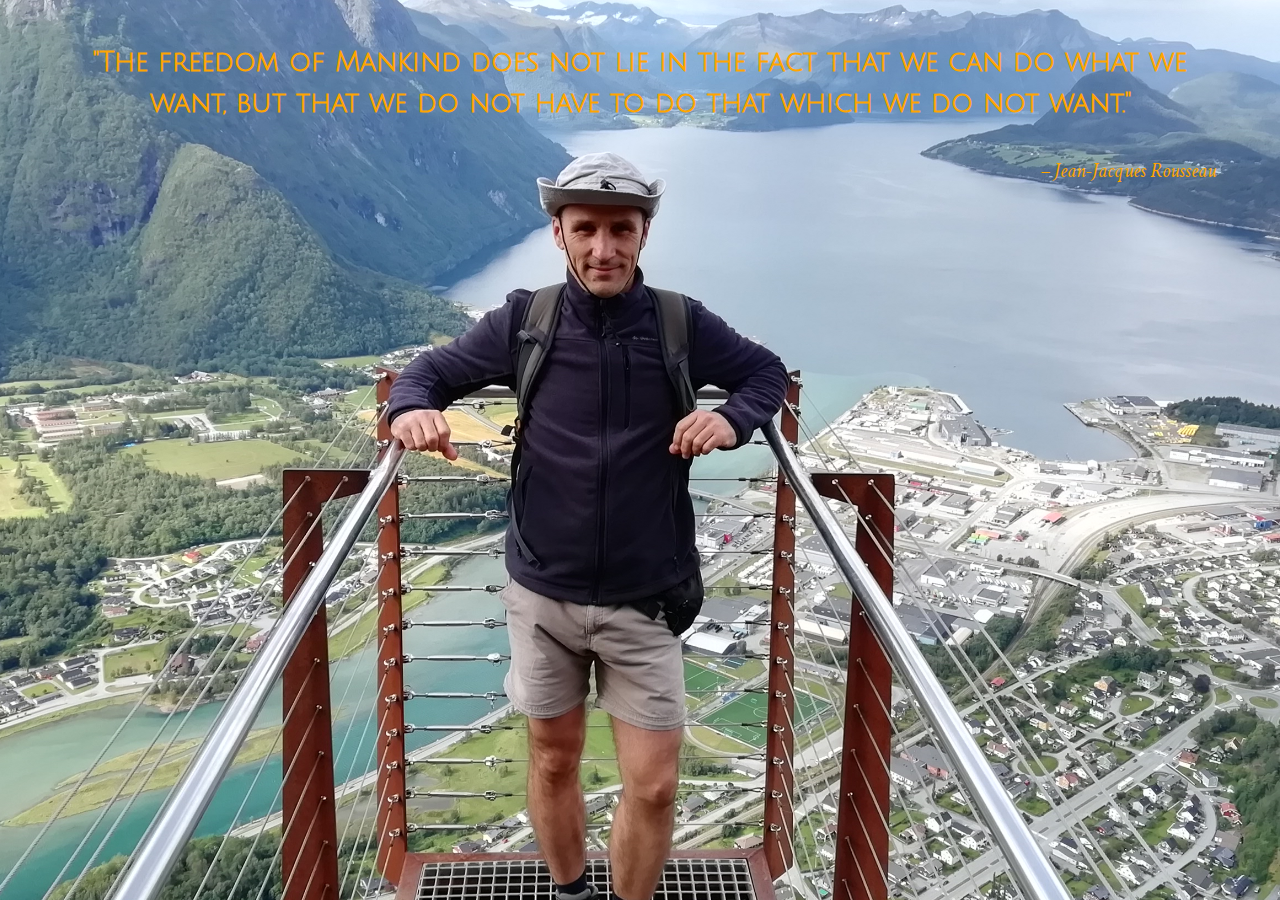
<file: index.html>
<!DOCTYPE html>
<html>
<head>
  <meta charset="utf-8">
  <meta name="viewport" content="width=device-width initial-scale=1">
  
  <link rel="stylesheet" type="text/css" href="main.css">
  <link href="https://fonts.googleapis.com/css?family=Crimson+Text|Julius+Sans+One" rel="stylesheet">
  
  <title>Freedom</title>
</head>
<body>

  <div class="wrapper">
    <p class="quote">"The freedom of Mankind does not lie in the fact that we can do what we want, but that we do not have to do that which we do not want."</p>
    <p class="author"><small>– Jean-Jacques Rousseau</small></p>
  </div>
    
</body>
</html>
</file>
<file: main.css>
html,
body {
  margin: 0;
  padding: 0;
  font-size: 100%;
  line-height: 1.5;
}

body {
  width: 100%;
  height: 100vh;
  background: url('assets/Tomi.jpg') no-repeat center;
  background-size: cover;
  color: #333;
}

.wrapper {
  padding-top: 1rem;
  width: 90%;
  margin: 0 auto;
  text-align: center;
}

.quote {
  font-family: 'Julius Sans One', sans-serif;
  font-size: 1.7rem;
  font-weight: bold;
  color: orange;
}

.author {
  font-family: 'Crimson Text', serif;
  font-size: 1.5rem;
  font-style: italic;
  text-align: right;
  color: orange;
}
</file>
